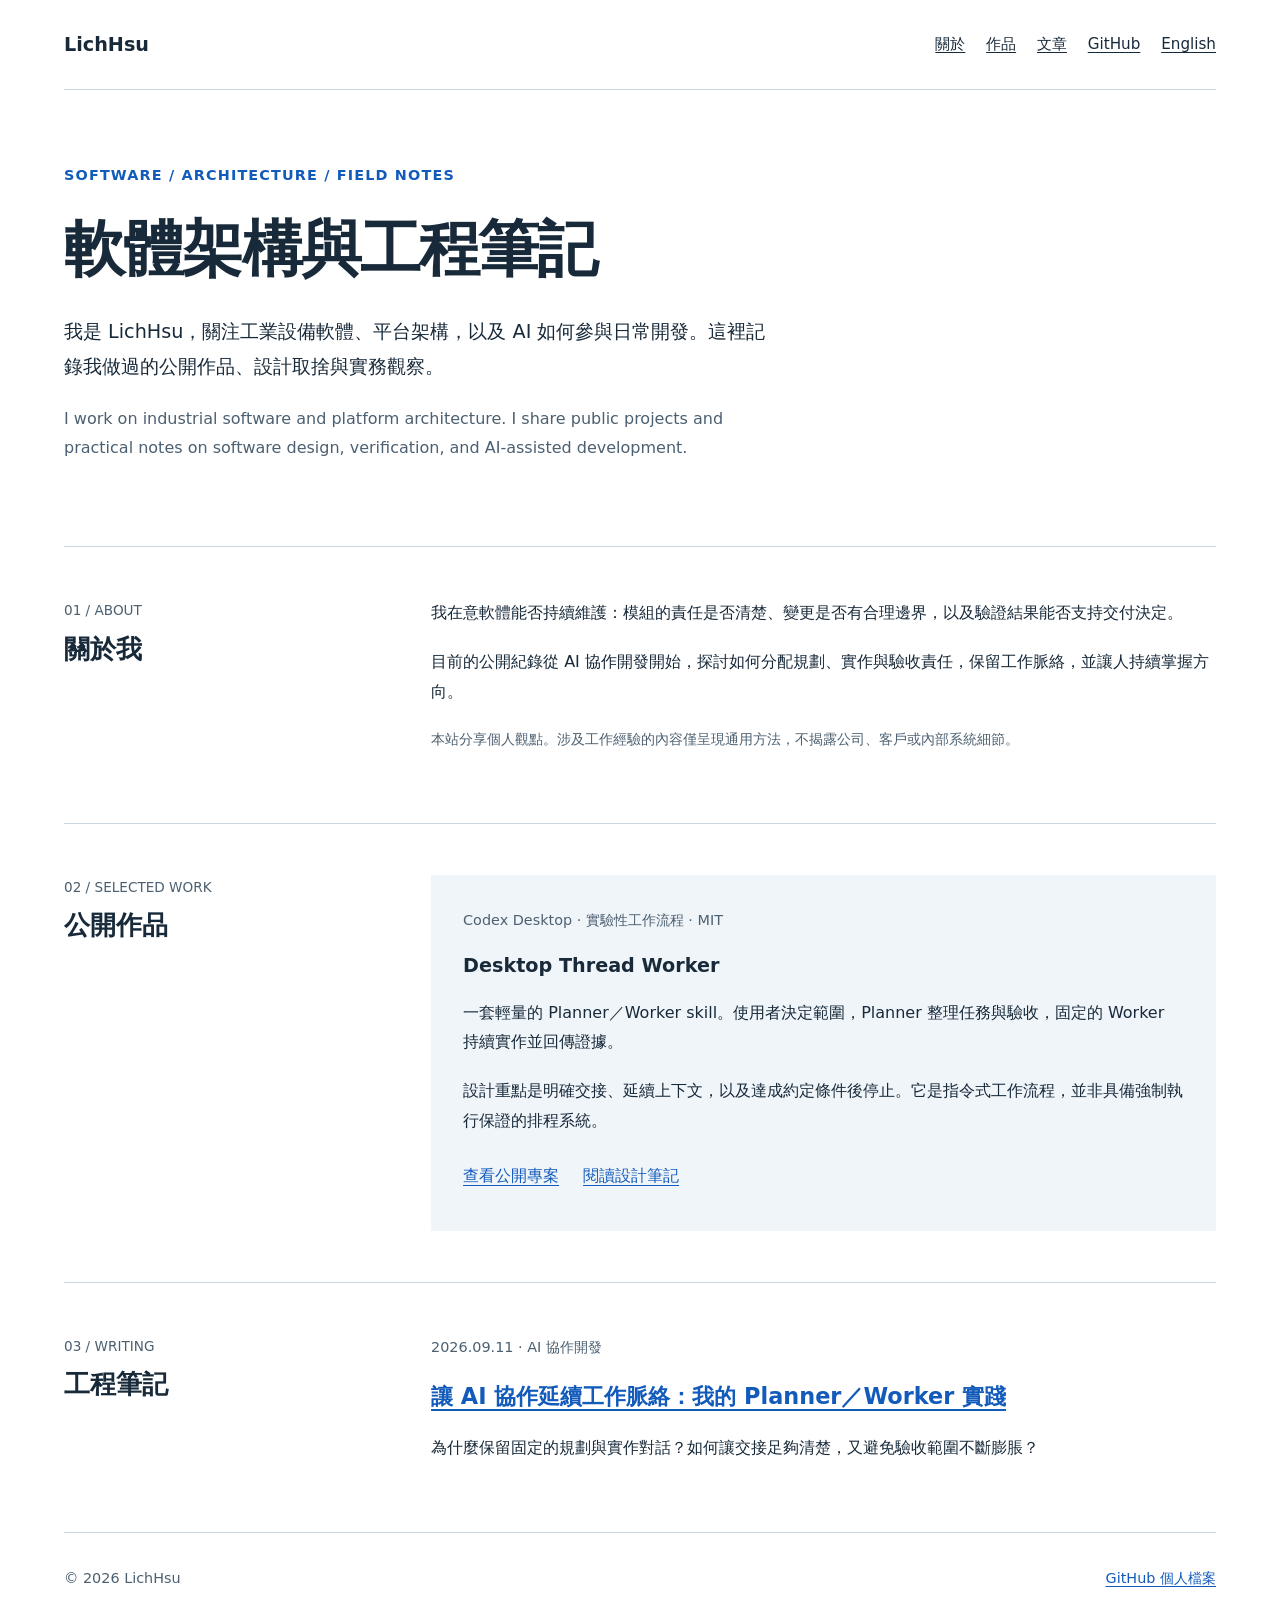
<file: index.html>
<!doctype html>
<html lang="zh-Hant"><head><meta charset="utf-8"><meta name="viewport" content="width=device-width,initial-scale=1"><title>LichHsu — 軟體架構與工程筆記</title><meta name="description" content="LichHsu 的個人網站。關注工業設備軟體、平台架構與 AI 協作開發，分享公開作品、設計取捨與工程筆記。"><link rel="stylesheet" href="style.css"><link rel="canonical" href="https://lichhsu.github.io/index.html"><link rel="alternate" hreflang="zh-Hant" href="https://lichhsu.github.io/index.html"><link rel="alternate" hreflang="en" href="https://lichhsu.github.io/en/index.html"></head><body>
<a class="skip" href="#main">跳至主要內容</a>
<header><a class="brand" href="index.html">LichHsu</a><nav aria-label="主要導覽"><a href="#about">關於</a><a href="#work">作品</a><a href="#writing">文章</a><a href="https://github.com/LichHsu">GitHub</a><a href="en/index.html" lang="en" hreflang="en" aria-label="Read in English">English</a></nav></header>
<main id="main"><section class="hero"><p class="eyebrow" lang="en">SOFTWARE / ARCHITECTURE / FIELD NOTES</p><h1>軟體架構與工程筆記</h1><p class="intro">我是 LichHsu，關注工業設備軟體、平台架構，以及 AI 如何參與日常開發。這裡記錄我做過的公開作品、設計取捨與實務觀察。</p><p class="english" lang="en">I work on industrial software and platform architecture. I share public projects and practical notes on software design, verification, and AI-assisted development.</p></section>
<section id="about" class="section"><div><span class="section-label">01 / ABOUT</span><h2>關於我</h2></div><div><p>我在意軟體能否持續維護：模組的責任是否清楚、變更是否有合理邊界，以及驗證結果能否支持交付決定。</p><p>目前的公開紀錄從 AI 協作開發開始，探討如何分配規劃、實作與驗收責任，保留工作脈絡，並讓人持續掌握方向。</p><p class="meta">本站分享個人觀點。涉及工作經驗的內容僅呈現通用方法，不揭露公司、客戶或內部系統細節。</p></div></section>
<section id="work" class="section"><div><span class="section-label">02 / SELECTED WORK</span><h2>公開作品</h2></div><div class="project"><p class="meta">Codex Desktop · 實驗性工作流程 · MIT</p><h3>Desktop Thread Worker</h3><p>一套輕量的 Planner／Worker skill。使用者決定範圍，Planner 整理任務與驗收，固定的 Worker 持續實作並回傳證據。</p><p>設計重點是明確交接、延續上下文，以及達成約定條件後停止。它是指令式工作流程，並非具備強制執行保證的排程系統。</p><div class="links"><a href="https://github.com/LichHsu/codex-desktop-thread-worker">查看公開專案</a><a href="articles/context-continuity.html">閱讀設計筆記</a></div></div></section>
<section id="writing" class="section"><div><span class="section-label">03 / WRITING</span><h2>工程筆記</h2></div><div><p class="meta"><time datetime="2026-09-11">2026.09.11</time> · AI 協作開發</p><p><a class="article-link" href="articles/context-continuity.html">讓 AI 協作延續工作脈絡：我的 Planner／Worker 實踐</a></p><p>為什麼保留固定的規劃與實作對話？如何讓交接足夠清楚，又避免驗收範圍不斷膨脹？</p></div></section></main>
<footer><span>© 2026 LichHsu</span><a href="https://github.com/LichHsu">GitHub 個人檔案</a></footer></body></html>
</file>
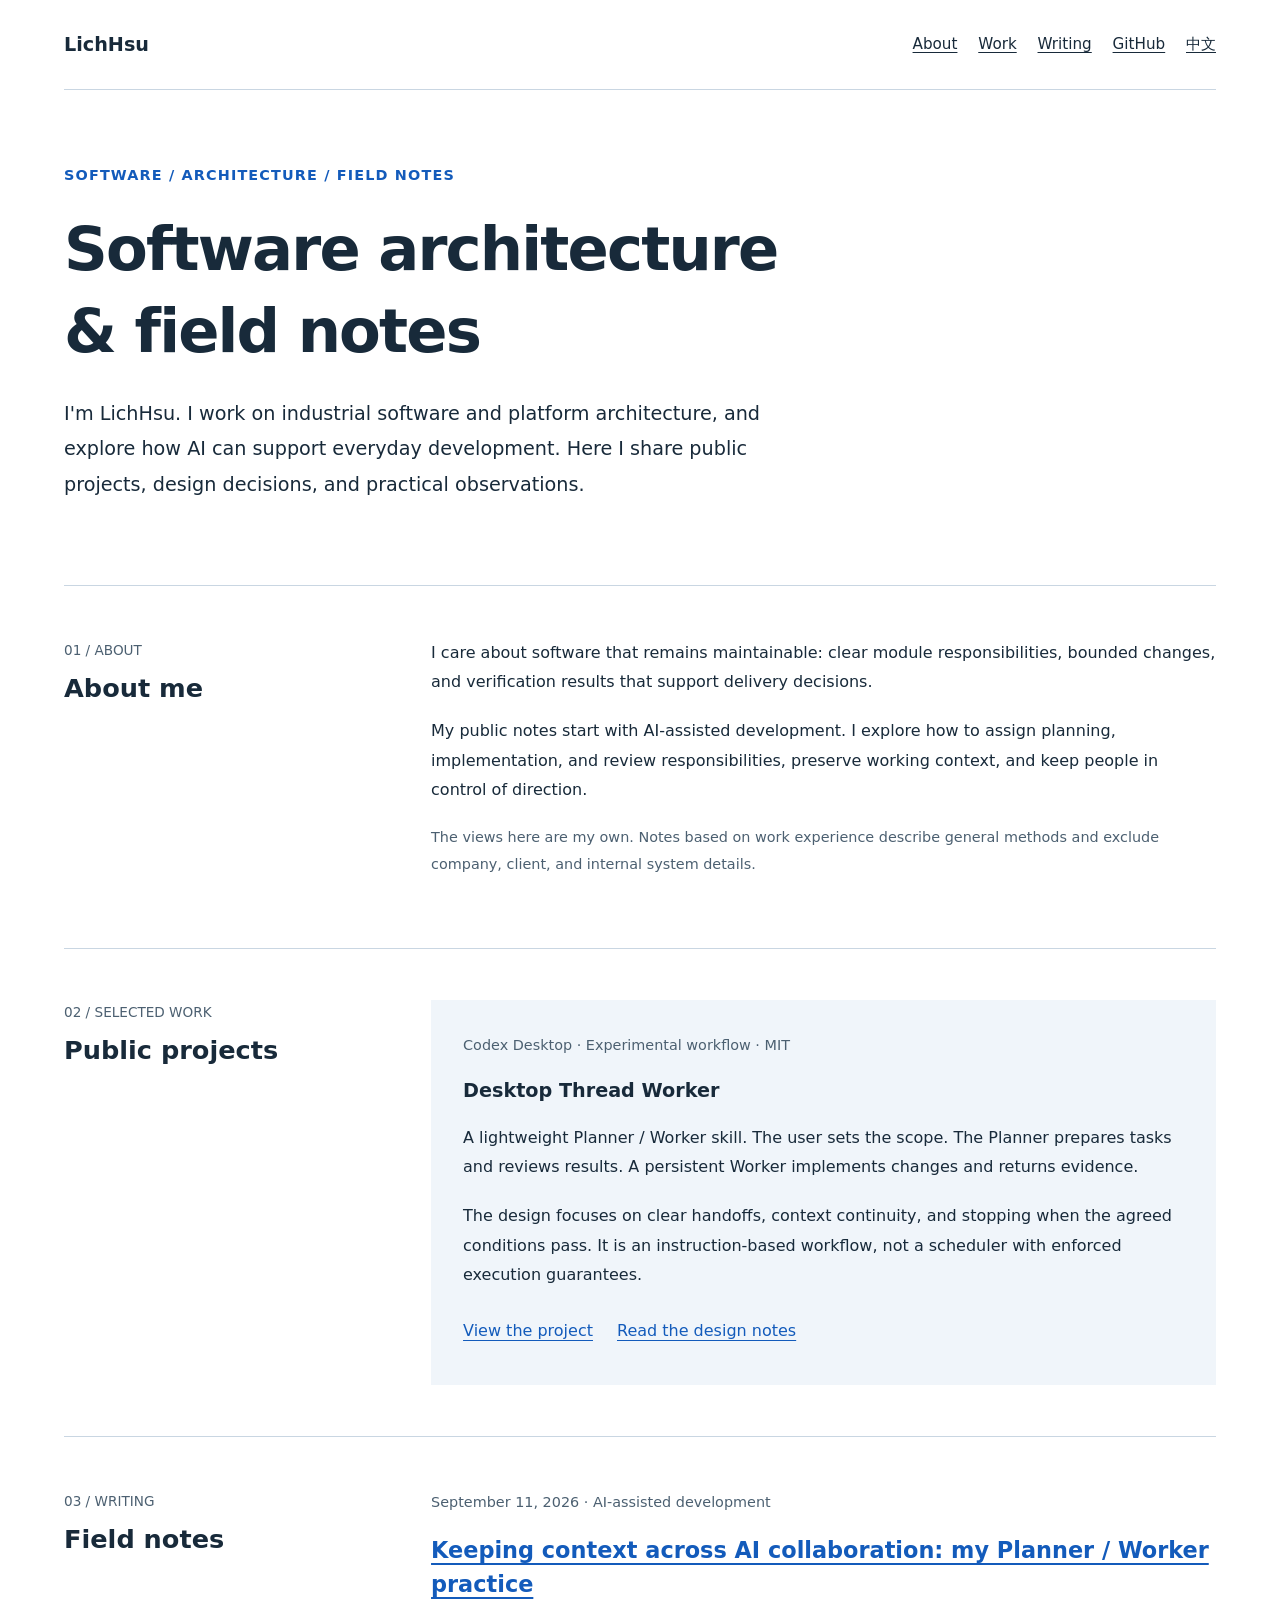
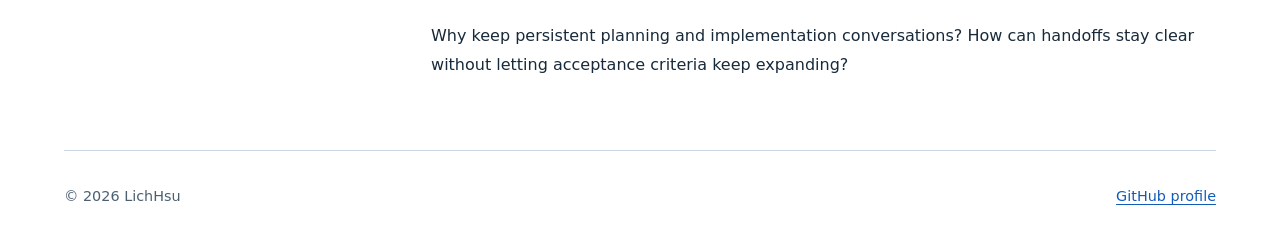
<file: en/index.html>
<!doctype html>
<html lang="en"><head><meta charset="utf-8"><meta name="viewport" content="width=device-width,initial-scale=1"><title>LichHsu — Software Architecture &amp; Field Notes</title><meta name="description" content="Public projects and practical notes on industrial software, platform architecture, verification, and AI-assisted development."><link rel="stylesheet" href="../style.css"><link rel="canonical" href="https://lichhsu.github.io/en/index.html"><link rel="alternate" hreflang="zh-Hant" href="https://lichhsu.github.io/index.html"><link rel="alternate" hreflang="en" href="https://lichhsu.github.io/en/index.html"></head><body>
<a class="skip" href="#main">Skip to content</a><header><a class="brand" href="index.html">LichHsu</a><nav aria-label="Main navigation"><a href="#about">About</a><a href="#work">Work</a><a href="#writing">Writing</a><a href="https://github.com/LichHsu">GitHub</a><a href="../index.html" lang="zh-Hant" hreflang="zh-Hant" aria-label="切換為繁體中文">中文</a></nav></header>
<main id="main"><section class="hero"><p class="eyebrow">SOFTWARE / ARCHITECTURE / FIELD NOTES</p><h1>Software architecture<br>&amp; field notes</h1><p class="intro">I'm LichHsu. I work on industrial software and platform architecture, and explore how AI can support everyday development. Here I share public projects, design decisions, and practical observations.</p></section>
<section id="about" class="section"><div><span class="section-label">01 / ABOUT</span><h2>About me</h2></div><div><p>I care about software that remains maintainable: clear module responsibilities, bounded changes, and verification results that support delivery decisions.</p><p>My public notes start with AI-assisted development. I explore how to assign planning, implementation, and review responsibilities, preserve working context, and keep people in control of direction.</p><p class="meta">The views here are my own. Notes based on work experience describe general methods and exclude company, client, and internal system details.</p></div></section>
<section id="work" class="section"><div><span class="section-label">02 / SELECTED WORK</span><h2>Public projects</h2></div><div class="project"><p class="meta">Codex Desktop · Experimental workflow · MIT</p><h3>Desktop Thread Worker</h3><p>A lightweight Planner / Worker skill. The user sets the scope. The Planner prepares tasks and reviews results. A persistent Worker implements changes and returns evidence.</p><p>The design focuses on clear handoffs, context continuity, and stopping when the agreed conditions pass. It is an instruction-based workflow, not a scheduler with enforced execution guarantees.</p><div class="links"><a href="https://github.com/LichHsu/codex-desktop-thread-worker">View the project</a><a href="articles/context-continuity.html">Read the design notes</a></div></div></section>
<section id="writing" class="section"><div><span class="section-label">03 / WRITING</span><h2>Field notes</h2></div><div><p class="meta"><time datetime="2026-09-11">September 11, 2026</time> · AI-assisted development</p><p><a class="article-link" href="articles/context-continuity.html">Keeping context across AI collaboration: my Planner / Worker practice</a></p><p>Why keep persistent planning and implementation conversations? How can handoffs stay clear without letting acceptance criteria keep expanding?</p></div></section></main><footer><span>© 2026 LichHsu</span><a href="https://github.com/LichHsu">GitHub profile</a></footer></body></html>
</file>
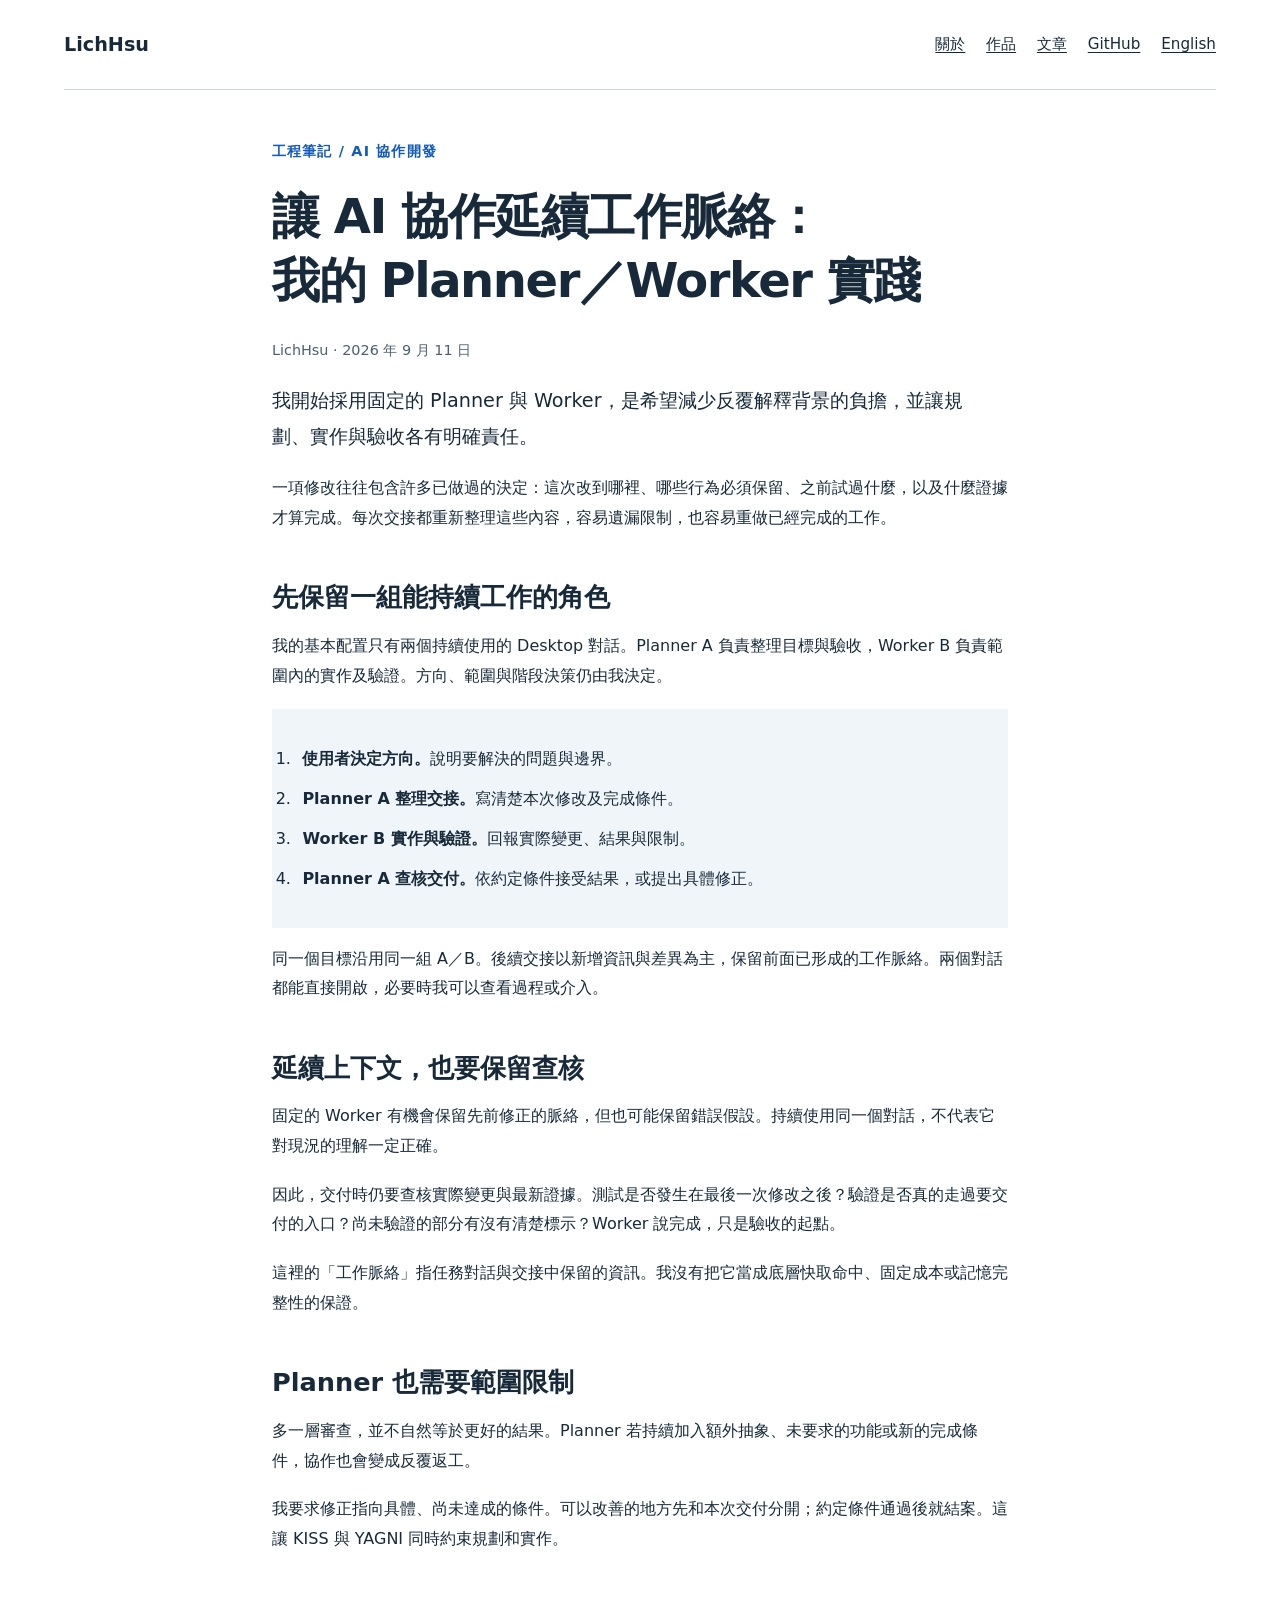
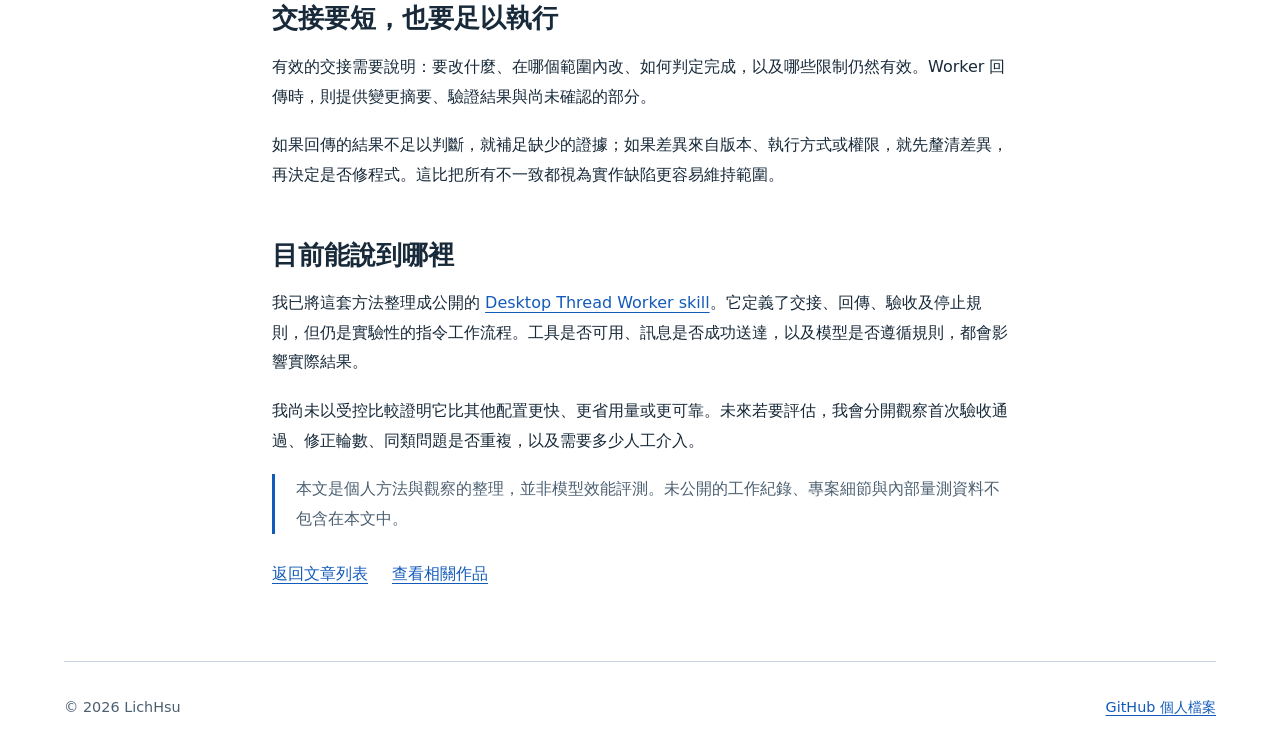
<file: articles/context-continuity.html>
<!doctype html>
<html lang="zh-Hant"><head><meta charset="utf-8"><meta name="viewport" content="width=device-width,initial-scale=1"><title>讓 AI 協作延續工作脈絡 — LichHsu</title><meta name="description" content="保留固定的 Planner 與 Worker，明確交接、查核實際證據，並限制驗收範圍。個人的 AI 協作開發實踐與限制。"><link rel="stylesheet" href="../style.css"><link rel="canonical" href="https://lichhsu.github.io/articles/context-continuity.html"><link rel="alternate" hreflang="zh-Hant" href="https://lichhsu.github.io/articles/context-continuity.html"><link rel="alternate" hreflang="en" href="https://lichhsu.github.io/en/articles/context-continuity.html"></head><body>
<a class="skip" href="#main">跳至文章</a><header><a class="brand" href="../index.html">LichHsu</a><nav aria-label="主要導覽"><a href="../index.html#about">關於</a><a href="../index.html#work">作品</a><a href="../index.html#writing">文章</a><a href="https://github.com/LichHsu">GitHub</a><a href="../en/articles/context-continuity.html" lang="en" hreflang="en" aria-label="Read in English">English</a></nav></header>
<main id="main" class="article"><article><p class="eyebrow">工程筆記 / AI 協作開發</p><h1>讓 AI 協作延續工作脈絡：<br>我的 Planner／Worker 實踐</h1><p class="meta">LichHsu · <time datetime="2026-09-11">2026 年 9 月 11 日</time></p>
<p class="intro">我開始採用固定的 Planner 與 Worker，是希望減少反覆解釋背景的負擔，並讓規劃、實作與驗收各有明確責任。</p><p>一項修改往往包含許多已做過的決定：這次改到哪裡、哪些行為必須保留、之前試過什麼，以及什麼證據才算完成。每次交接都重新整理這些內容，容易遺漏限制，也容易重做已經完成的工作。</p>
<h2>先保留一組能持續工作的角色</h2><p>我的基本配置只有兩個持續使用的 Desktop 對話。Planner A 負責整理目標與驗收，Worker B 負責範圍內的實作及驗證。方向、範圍與階段決策仍由我決定。</p><ol class="flow"><li><strong>使用者決定方向。</strong>說明要解決的問題與邊界。</li><li><strong>Planner A 整理交接。</strong>寫清楚本次修改及完成條件。</li><li><strong>Worker B 實作與驗證。</strong>回報實際變更、結果與限制。</li><li><strong>Planner A 查核交付。</strong>依約定條件接受結果，或提出具體修正。</li></ol><p>同一個目標沿用同一組 A／B。後續交接以新增資訊與差異為主，保留前面已形成的工作脈絡。兩個對話都能直接開啟，必要時我可以查看過程或介入。</p>
<h2>延續上下文，也要保留查核</h2><p>固定的 Worker 有機會保留先前修正的脈絡，但也可能保留錯誤假設。持續使用同一個對話，不代表它對現況的理解一定正確。</p><p>因此，交付時仍要查核實際變更與最新證據。測試是否發生在最後一次修改之後？驗證是否真的走過要交付的入口？尚未驗證的部分有沒有清楚標示？Worker 說完成，只是驗收的起點。</p><p>這裡的「工作脈絡」指任務對話與交接中保留的資訊。我沒有把它當成底層快取命中、固定成本或記憶完整性的保證。</p>
<h2>Planner 也需要範圍限制</h2><p>多一層審查，並不自然等於更好的結果。Planner 若持續加入額外抽象、未要求的功能或新的完成條件，協作也會變成反覆返工。</p><p>我要求修正指向具體、尚未達成的條件。可以改善的地方先和本次交付分開；約定條件通過後就結案。這讓 KISS 與 YAGNI 同時約束規劃和實作。</p>
<h2>交接要短，也要足以執行</h2><p>有效的交接需要說明：要改什麼、在哪個範圍內改、如何判定完成，以及哪些限制仍然有效。Worker 回傳時，則提供變更摘要、驗證結果與尚未確認的部分。</p><p>如果回傳的結果不足以判斷，就補足缺少的證據；如果差異來自版本、執行方式或權限，就先釐清差異，再決定是否修程式。這比把所有不一致都視為實作缺陷更容易維持範圍。</p>
<h2>目前能說到哪裡</h2><p>我已將這套方法整理成公開的 <a href="https://github.com/LichHsu/codex-desktop-thread-worker">Desktop Thread Worker skill</a>。它定義了交接、回傳、驗收及停止規則，但仍是實驗性的指令工作流程。工具是否可用、訊息是否成功送達，以及模型是否遵循規則，都會影響實際結果。</p><p>我尚未以受控比較證明它比其他配置更快、更省用量或更可靠。未來若要評估，我會分開觀察首次驗收通過、修正輪數、同類問題是否重複，以及需要多少人工介入。</p><p class="note">本文是個人方法與觀察的整理，並非模型效能評測。未公開的工作紀錄、專案細節與內部量測資料不包含在本文中。</p></article><div class="links"><a href="../index.html#writing">返回文章列表</a><a href="https://github.com/LichHsu/codex-desktop-thread-worker">查看相關作品</a></div></main><footer><span>© 2026 LichHsu</span><a href="https://github.com/LichHsu">GitHub 個人檔案</a></footer></body></html>
</file>
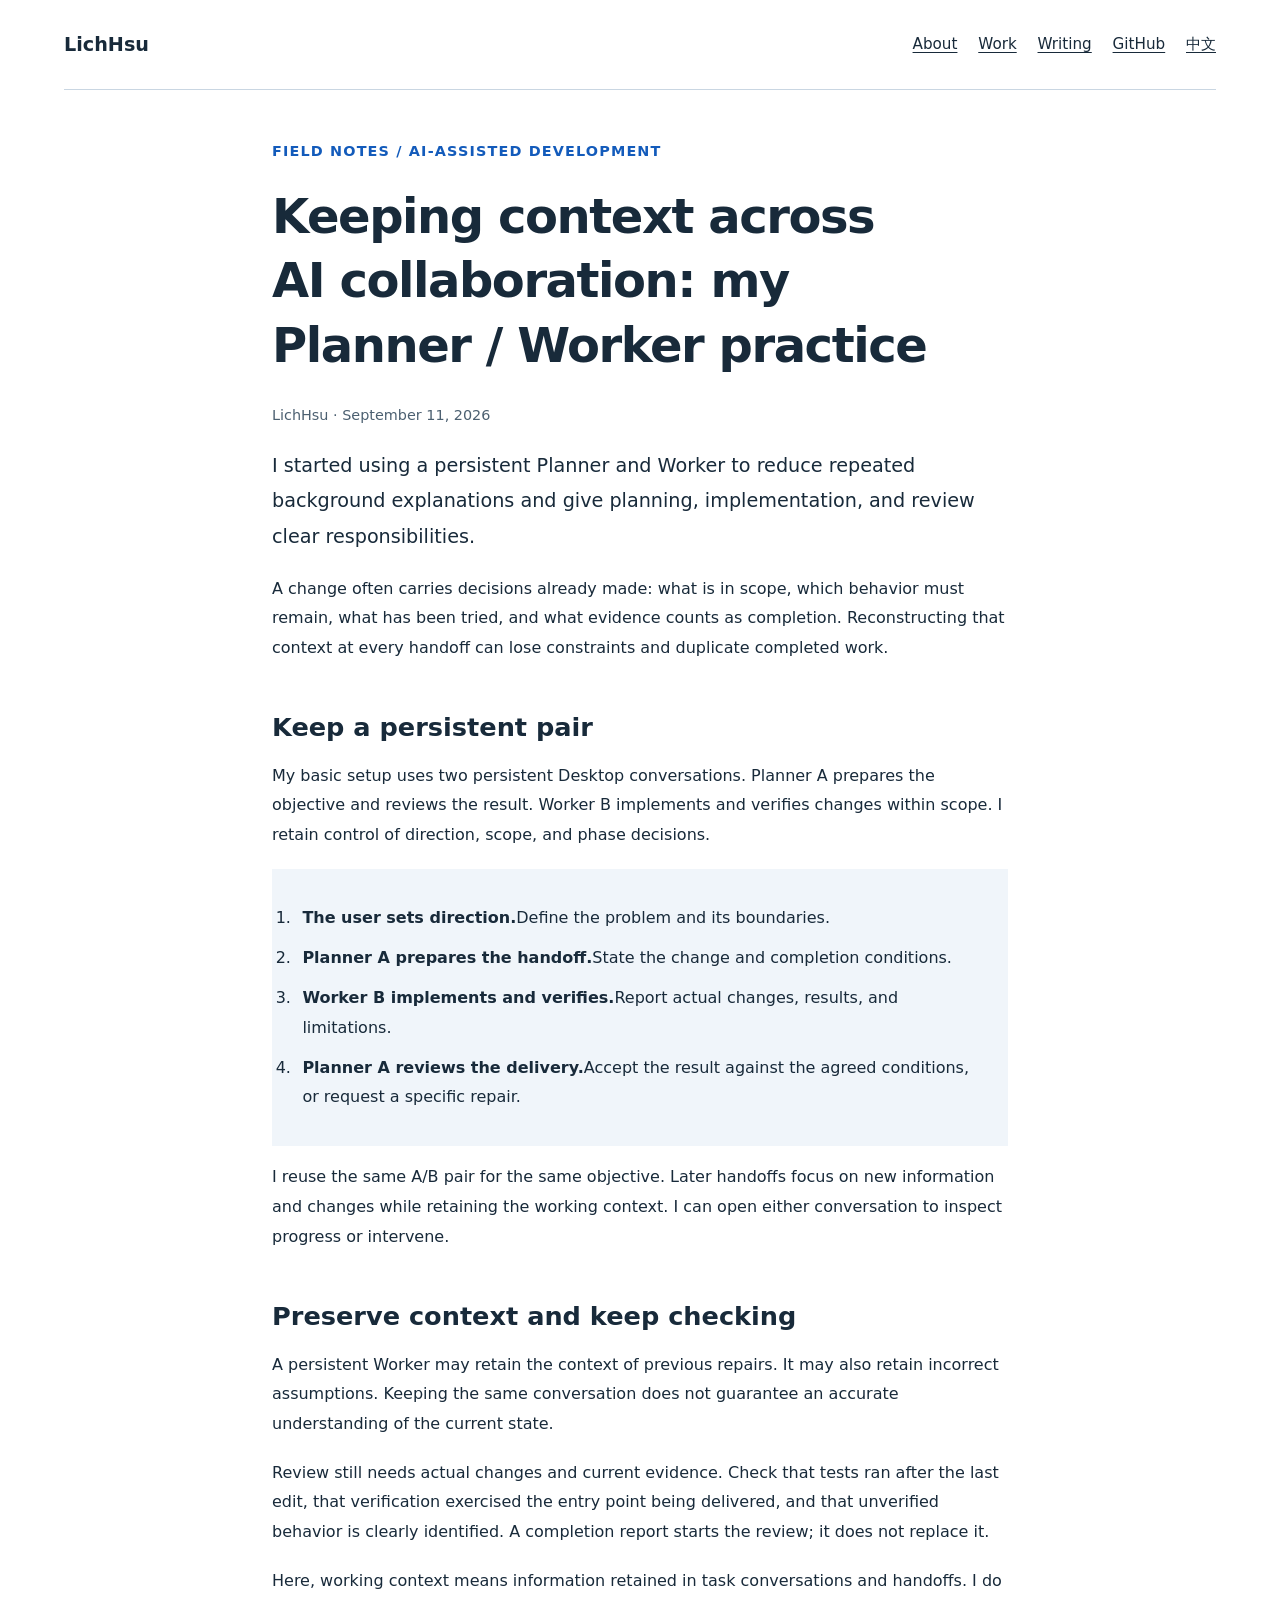
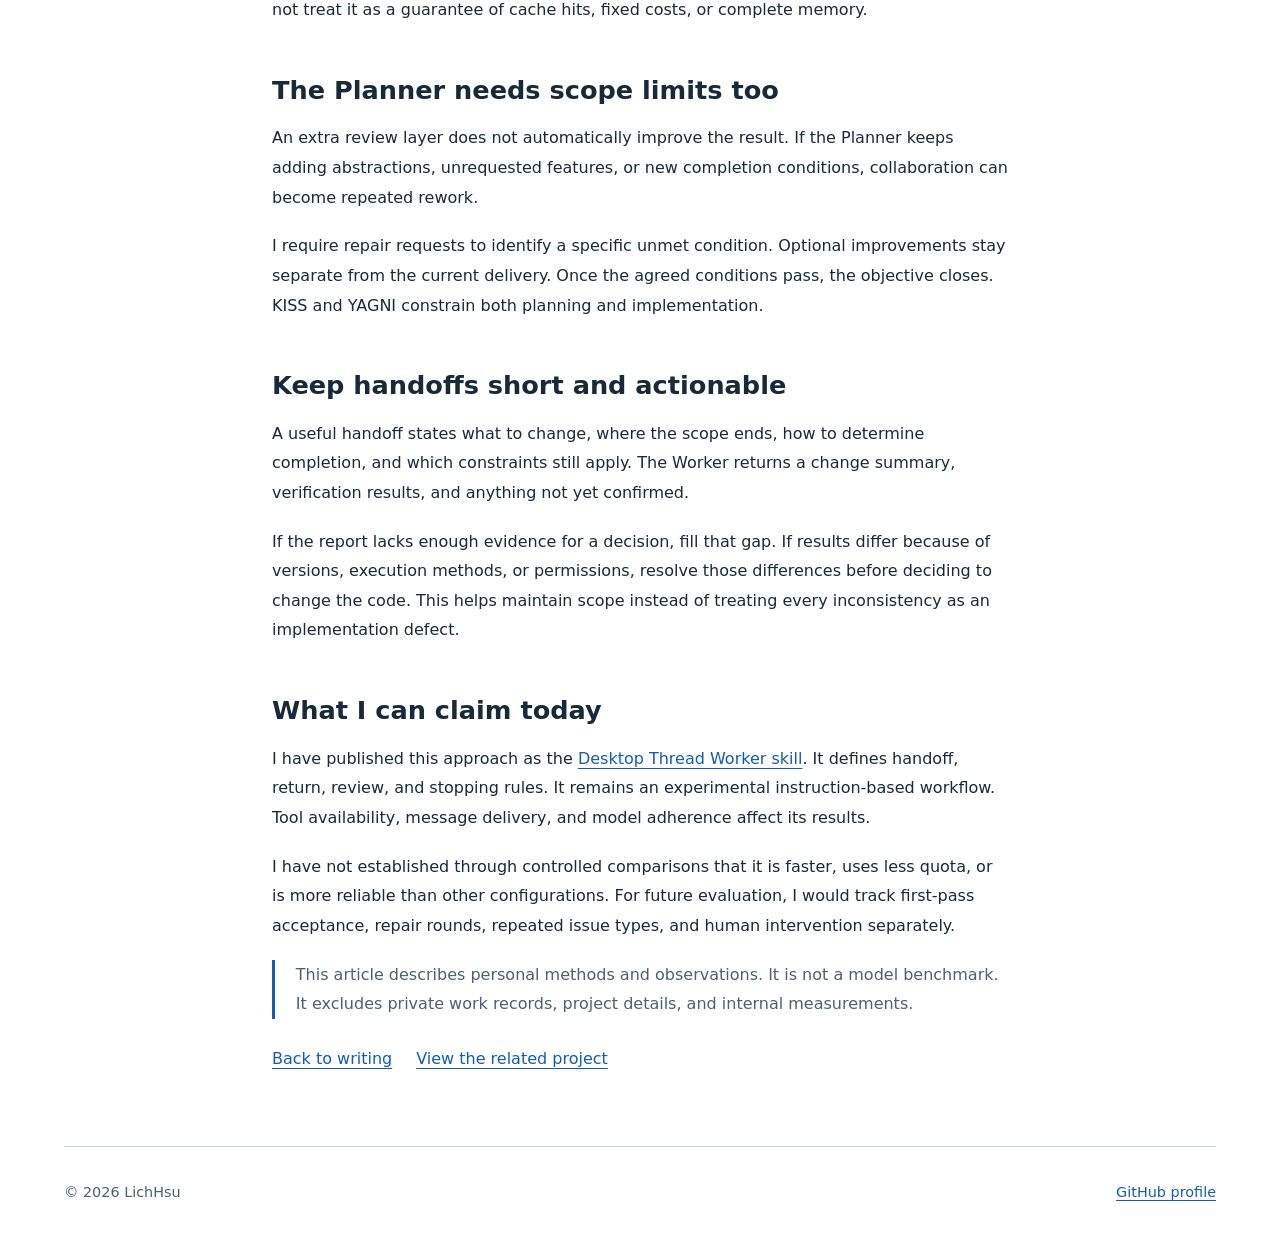
<file: en/articles/context-continuity.html>
<!doctype html>
<html lang="en"><head><meta charset="utf-8"><meta name="viewport" content="width=device-width,initial-scale=1"><title>Keeping Context Across AI Collaboration — LichHsu</title><meta name="description" content="A personal Planner / Worker practice: persistent conversations, clear handoffs, evidence-based review, and bounded acceptance criteria."><link rel="stylesheet" href="../../style.css"><link rel="canonical" href="https://lichhsu.github.io/en/articles/context-continuity.html"><link rel="alternate" hreflang="zh-Hant" href="https://lichhsu.github.io/articles/context-continuity.html"><link rel="alternate" hreflang="en" href="https://lichhsu.github.io/en/articles/context-continuity.html"></head><body>
<a class="skip" href="#main">Skip to article</a><header><a class="brand" href="../index.html">LichHsu</a><nav aria-label="Main navigation"><a href="../index.html#about">About</a><a href="../index.html#work">Work</a><a href="../index.html#writing">Writing</a><a href="https://github.com/LichHsu">GitHub</a><a href="../../articles/context-continuity.html" lang="zh-Hant" hreflang="zh-Hant" aria-label="閱讀繁體中文版">中文</a></nav></header>
<main id="main" class="article"><article><p class="eyebrow">FIELD NOTES / AI-ASSISTED DEVELOPMENT</p><h1>Keeping context across AI collaboration: my Planner / Worker practice</h1><p class="meta">LichHsu · <time datetime="2026-09-11">September 11, 2026</time></p>
<p class="intro">I started using a persistent Planner and Worker to reduce repeated background explanations and give planning, implementation, and review clear responsibilities.</p><p>A change often carries decisions already made: what is in scope, which behavior must remain, what has been tried, and what evidence counts as completion. Reconstructing that context at every handoff can lose constraints and duplicate completed work.</p>
<h2>Keep a persistent pair</h2><p>My basic setup uses two persistent Desktop conversations. Planner A prepares the objective and reviews the result. Worker B implements and verifies changes within scope. I retain control of direction, scope, and phase decisions.</p><ol class="flow"><li><strong>The user sets direction.</strong>Define the problem and its boundaries.</li><li><strong>Planner A prepares the handoff.</strong>State the change and completion conditions.</li><li><strong>Worker B implements and verifies.</strong>Report actual changes, results, and limitations.</li><li><strong>Planner A reviews the delivery.</strong>Accept the result against the agreed conditions, or request a specific repair.</li></ol><p>I reuse the same A/B pair for the same objective. Later handoffs focus on new information and changes while retaining the working context. I can open either conversation to inspect progress or intervene.</p>
<h2>Preserve context and keep checking</h2><p>A persistent Worker may retain the context of previous repairs. It may also retain incorrect assumptions. Keeping the same conversation does not guarantee an accurate understanding of the current state.</p><p>Review still needs actual changes and current evidence. Check that tests ran after the last edit, that verification exercised the entry point being delivered, and that unverified behavior is clearly identified. A completion report starts the review; it does not replace it.</p><p>Here, working context means information retained in task conversations and handoffs. I do not treat it as a guarantee of cache hits, fixed costs, or complete memory.</p>
<h2>The Planner needs scope limits too</h2><p>An extra review layer does not automatically improve the result. If the Planner keeps adding abstractions, unrequested features, or new completion conditions, collaboration can become repeated rework.</p><p>I require repair requests to identify a specific unmet condition. Optional improvements stay separate from the current delivery. Once the agreed conditions pass, the objective closes. KISS and YAGNI constrain both planning and implementation.</p>
<h2>Keep handoffs short and actionable</h2><p>A useful handoff states what to change, where the scope ends, how to determine completion, and which constraints still apply. The Worker returns a change summary, verification results, and anything not yet confirmed.</p><p>If the report lacks enough evidence for a decision, fill that gap. If results differ because of versions, execution methods, or permissions, resolve those differences before deciding to change the code. This helps maintain scope instead of treating every inconsistency as an implementation defect.</p>
<h2>What I can claim today</h2><p>I have published this approach as the <a href="https://github.com/LichHsu/codex-desktop-thread-worker">Desktop Thread Worker skill</a>. It defines handoff, return, review, and stopping rules. It remains an experimental instruction-based workflow. Tool availability, message delivery, and model adherence affect its results.</p><p>I have not established through controlled comparisons that it is faster, uses less quota, or is more reliable than other configurations. For future evaluation, I would track first-pass acceptance, repair rounds, repeated issue types, and human intervention separately.</p><p class="note">This article describes personal methods and observations. It is not a model benchmark. It excludes private work records, project details, and internal measurements.</p></article><div class="links"><a href="../index.html#writing">Back to writing</a><a href="https://github.com/LichHsu/codex-desktop-thread-worker">View the related project</a></div></main><footer><span>© 2026 LichHsu</span><a href="https://github.com/LichHsu">GitHub profile</a></footer></body></html>
</file>
<file: style.css>
:root{color-scheme:light;--ink:#182a3a;--muted:#4c6071;--accent:#135bbb;--paper:#fff;--wash:#f0f5fa;--line:#c9d6e2;font-family:system-ui,-apple-system,"Segoe UI","Microsoft JhengHei",sans-serif;color:var(--ink);background:var(--paper);font-size:100%}*{box-sizing:border-box}body{margin:0;line-height:1.85}a{color:var(--accent);text-underline-offset:.23em;overflow-wrap:anywhere}a:hover{text-decoration-thickness:2px}a:focus-visible{outline:3px solid var(--accent);outline-offset:5px}header,main,footer{width:min(72rem,100% - 3rem);margin-inline:auto}header{display:flex;flex-wrap:wrap;justify-content:space-between;align-items:center;gap:1rem;padding-block:1.4rem;border-bottom:1px solid var(--line)}.brand{font-weight:750;color:var(--ink);font-size:1.2rem;text-decoration:none}nav{display:flex;gap:.5rem 1.3rem;flex-wrap:wrap}nav a{display:inline-flex;align-items:center;min-height:2.75rem;color:var(--ink);font-size:.95rem}.skip{position:absolute;inset-block-start:-8rem;inset-inline-start:1rem;background:var(--paper);padding:1rem;z-index:2}.skip:focus{inset-block-start:1rem}.hero{padding-block:4.5rem 4rem;max-width:55rem}.eyebrow{font-size:.9rem;color:var(--accent);font-weight:650;letter-spacing:.08em}h1,h2,h3{line-height:1.35;text-wrap:balance;overflow-wrap:anywhere}h1{font-size:clamp(2.2rem,5vw,3.8rem);letter-spacing:-.03em;margin-block:1rem 1.5rem}h2{font-size:1.6rem;margin-block:0 1.3rem}h3{font-size:1.2rem}p{margin-block:0 1.2rem}.intro{font-size:1.2rem;max-width:44rem}.english,.meta{color:var(--muted)}.english{max-width:44rem;font-size:1rem}.section{padding-block:3.2rem;border-top:1px solid var(--line);display:grid;grid-template-columns:1fr 2.4fr;gap:2.5rem}.section>div{min-width:0}.section-label{font-size:.85rem;display:block;color:var(--muted);margin-block-end:.5rem}.project{padding:2rem;background:var(--wash)}.project h3{margin-block-start:0}.links{display:flex;flex-wrap:wrap;gap:.5rem 1.5rem}.links a{padding-block:.4rem;min-height:2.75rem}.article-link{font-size:1.4rem;line-height:1.5;font-weight:650}.meta{font-size:.9rem}.article{max-width:46rem;padding-block:3rem 4rem}.article h1{font-size:clamp(2rem,4vw,3rem)}.article h2{margin-block:3rem 1rem}.article li{margin-block:.65rem}.article ul,.article ol{padding-inline-start:1.5rem}.flow{background:var(--wash);padding:1.5rem 2rem}.flow li{padding-inline-start:.4rem}.note{border-inline-start:3px solid var(--accent);padding-inline-start:1.3rem;color:var(--muted)}footer{border-top:1px solid var(--line);padding-block:2rem;color:var(--muted);font-size:.9rem;display:flex;gap:1rem;flex-wrap:wrap;justify-content:space-between}section{scroll-margin-block-start:1.5rem}@media(max-width:48rem){.section{grid-template-columns:1fr;gap:.5rem}.hero{padding-block:3rem}.project{padding:1.4rem}header,main,footer{width:calc(100% - 2rem)}}@media(forced-colors:active){a:focus-visible{outline-color:Highlight}}
</file>
